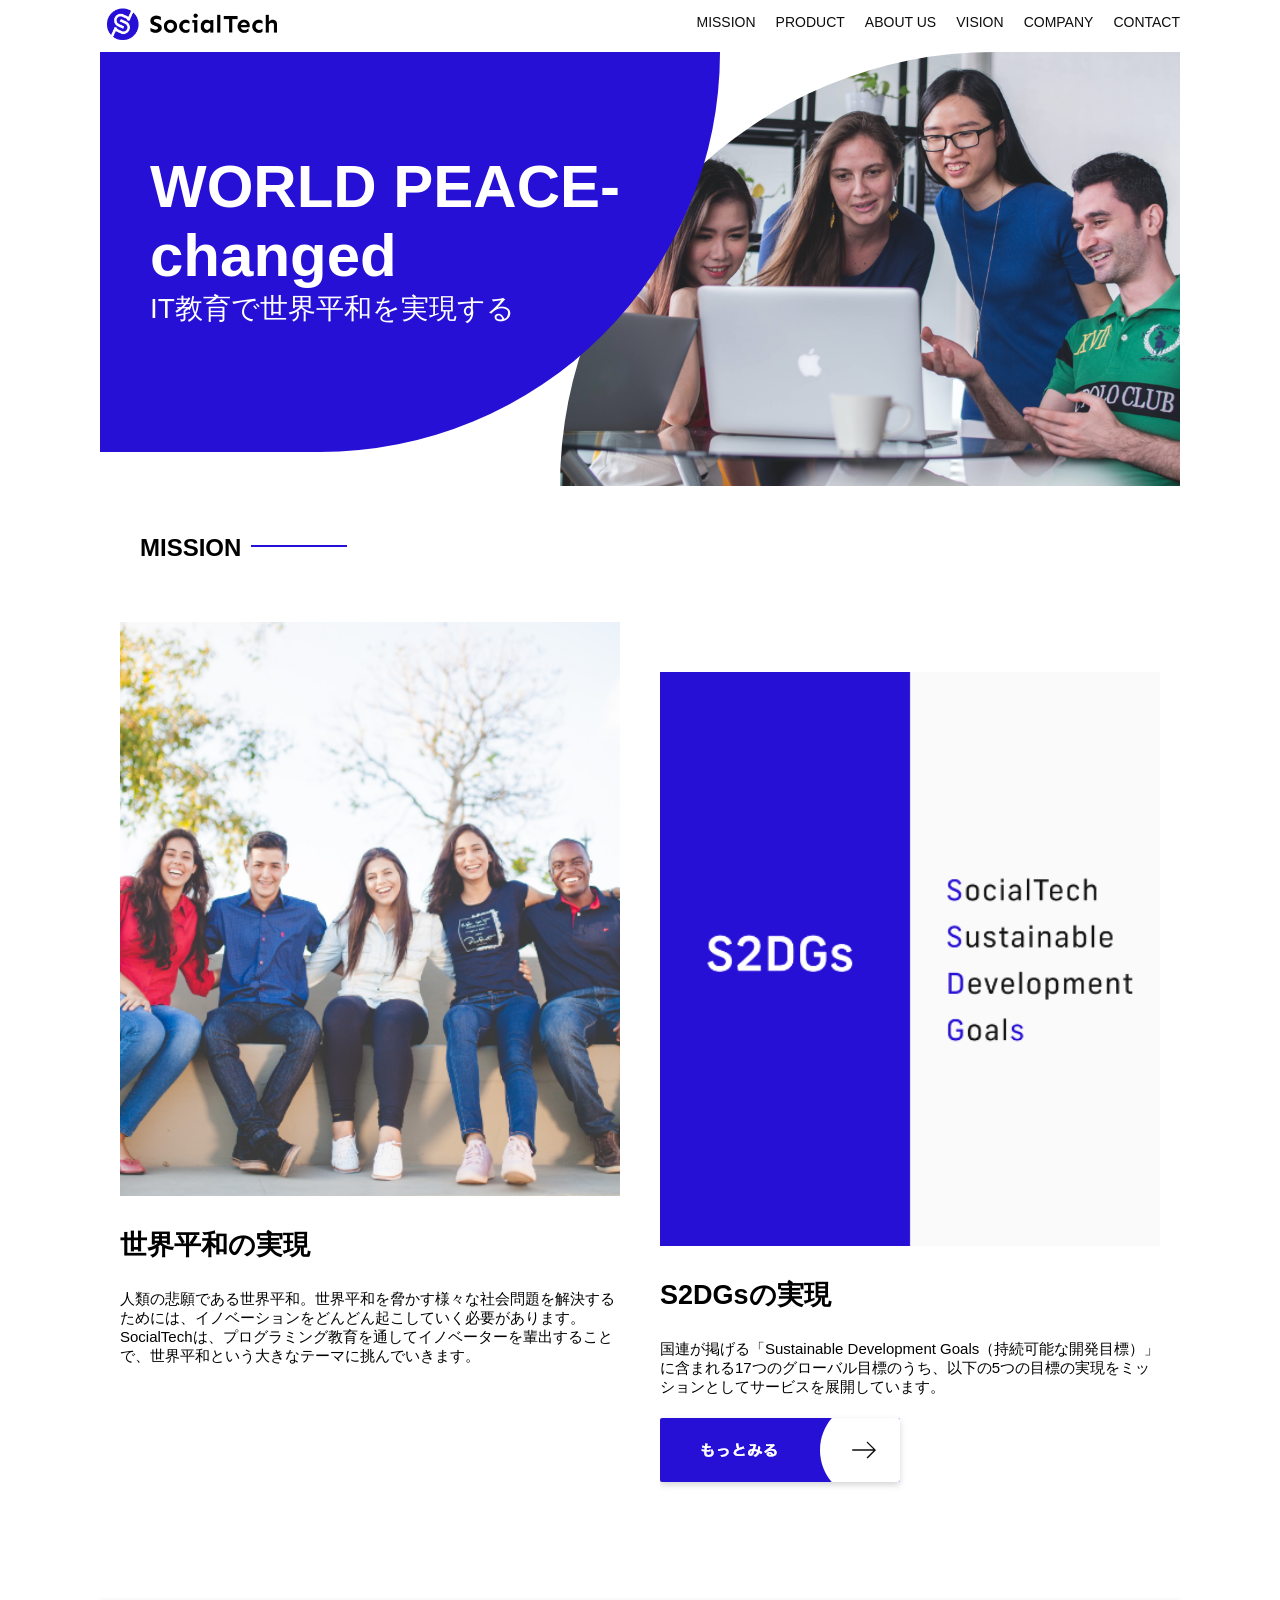
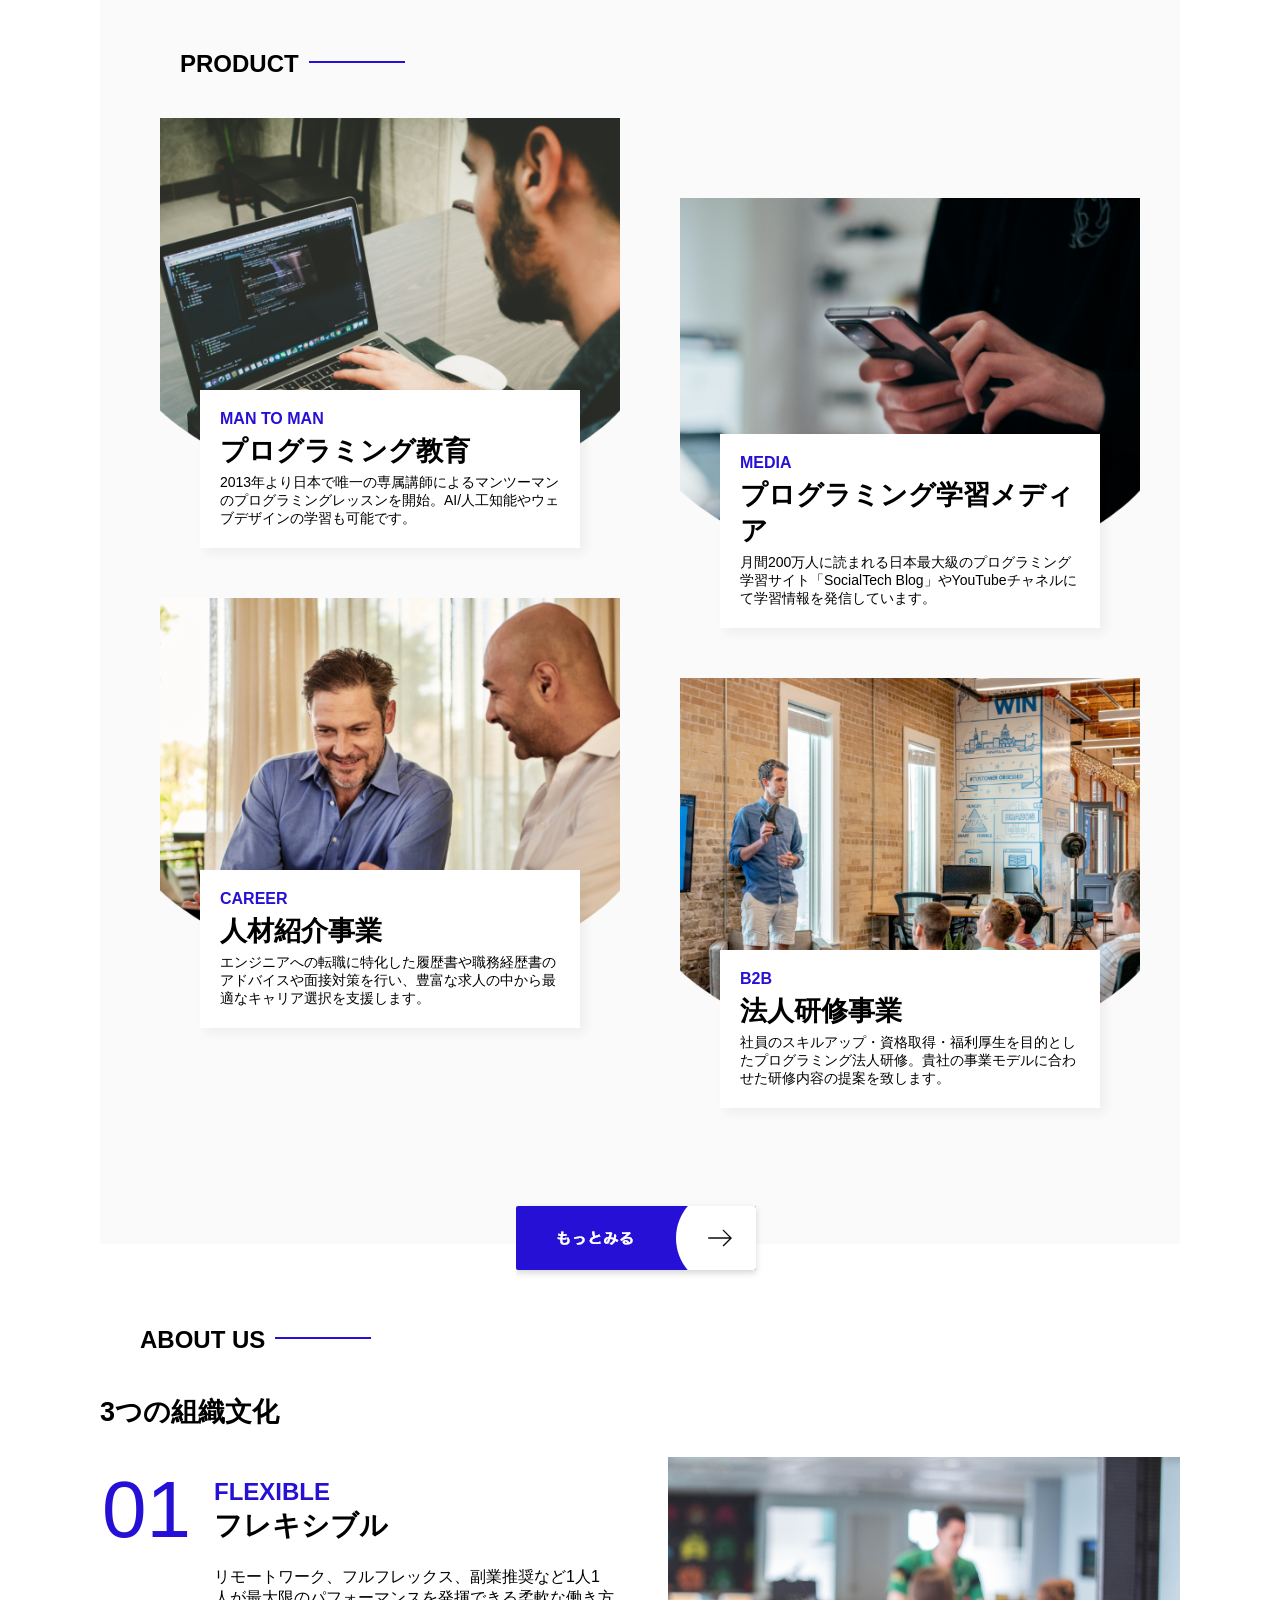
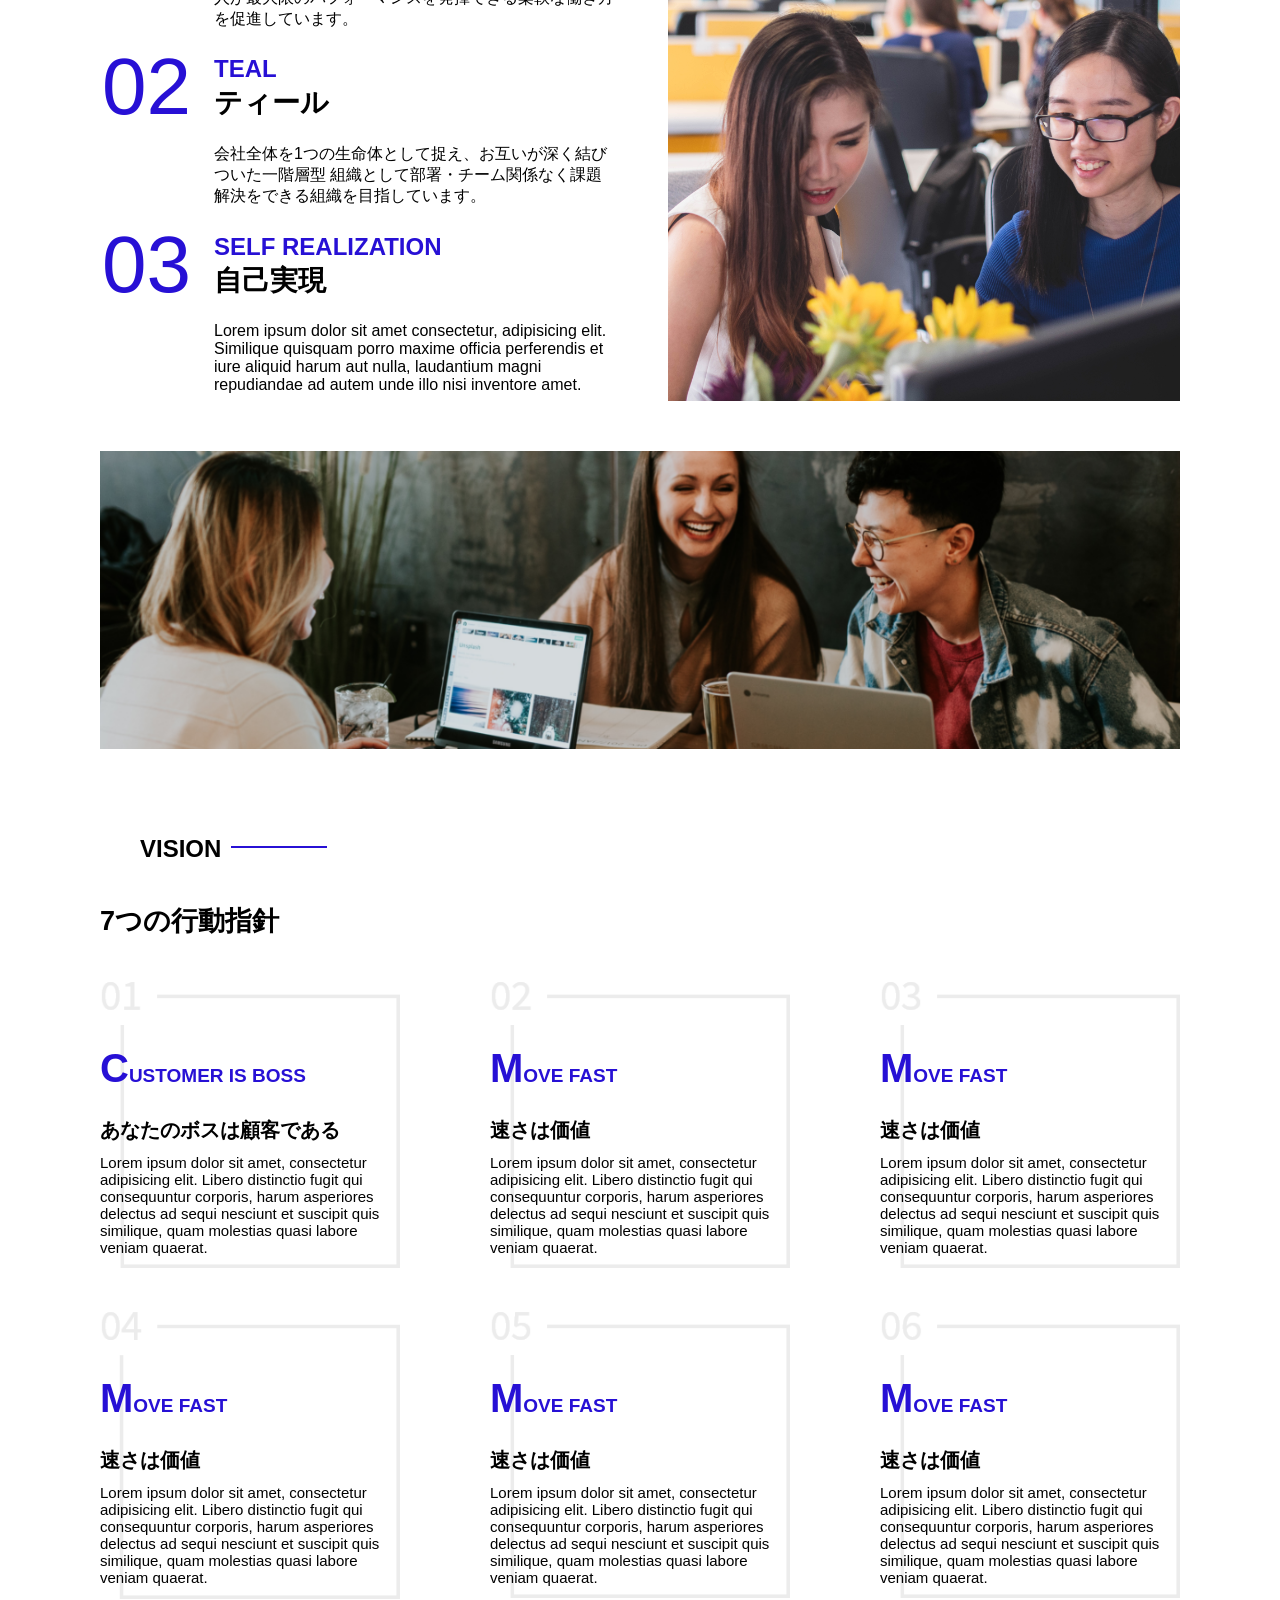
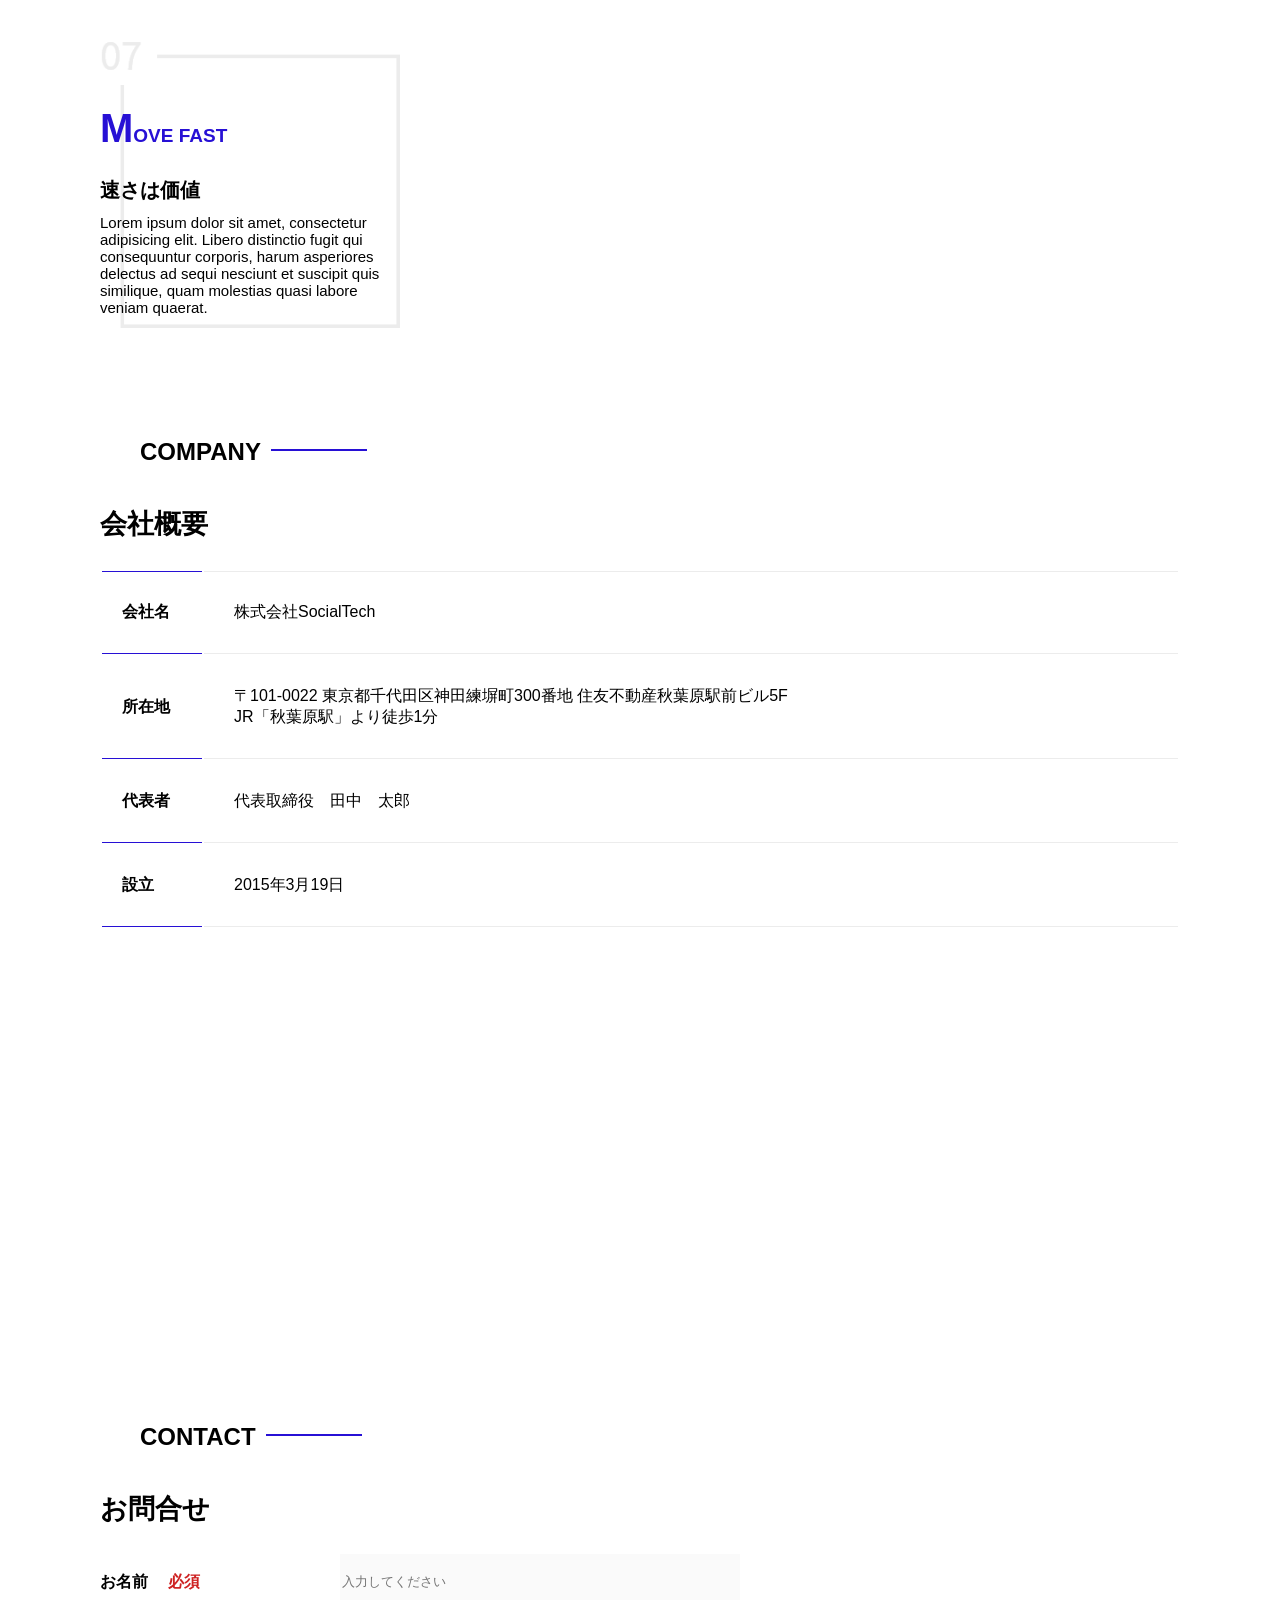
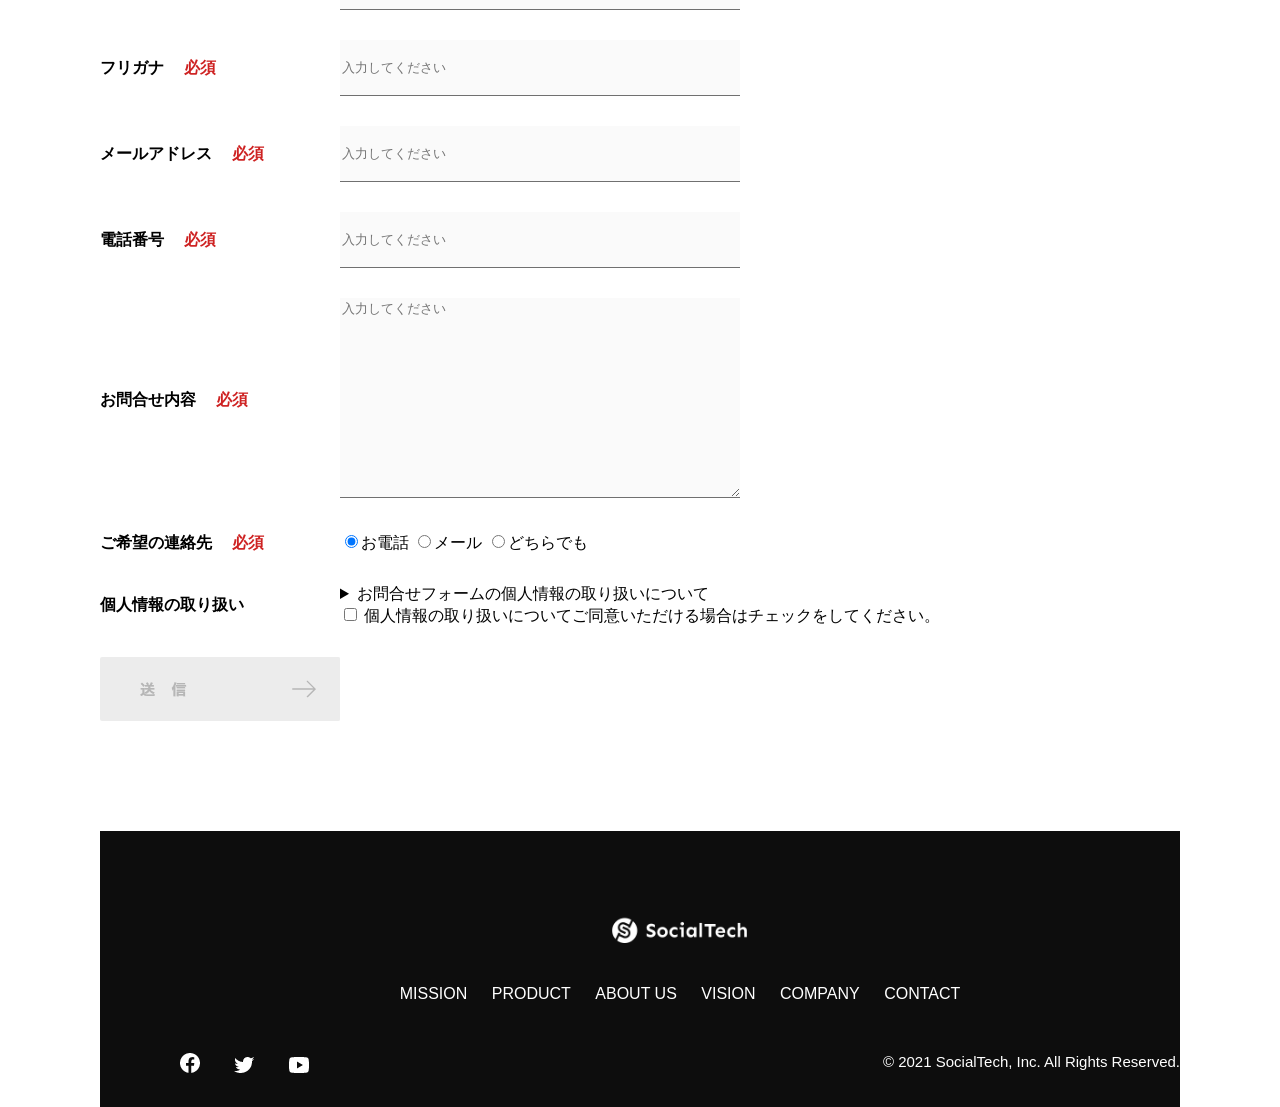
<file: index.html>
<!DOCTYPE html>
<html>
<head>
    <title>SocialTech</title>
    <meta charset="UTF-8">
    <meta name="description" content="SocialTechはEdTech業界のリーディングカンパニーを目指します">
    <meta name="viewport" content="width=device-width, initial-scale=1.0">
    <link rel="stylesheet" href="style.css">
</head>
<body>
    <header>
        <a href="index.html" id="logo">
            <img src="images/logo.png" alt="トップページに戻る">
        </a>
        <nav id="nav-pc">
            <ul>
                <li><a href="mission.html">MISSION</a></li>
                <li><a href="product.html">PRODUCT</a></li>
                <li><a href="index.html#aboutus">ABOUT US</a></li>
                <li><a href="index.html#vision">VISION</a></li>
                <li><a href="index.html#company">COMPANY</a></li>
                <li><a href="index.html#contact">CONTACT</a></li> 
            </ul>
        </nav>

        <!--smartphone menu button-->
        <button id="menu-sp" onclick="document.getElementById('nav-sp').style.display = 'block'">
            <img src="images/button-menu.png" alt="">
        </button>
        <!--smartphone navigation-->
        <div id="nav-sp">
            <button id="close" onclick="document.getElementById('nav-sp').style.display = 'none'">
                <img src="images/button-close.png" alt="">
            </button>
            <nav>
                <ul>
                    <li>
                        <a id="logo-sp" href="index.html" onclick="document.getElementById('nav-sp').style.display = 'none'"><img src="images/logo-sp.png" alt=""></a>
                    </li>
                    <li><a class="menu" href="mission.html" onclick="document.getElementById('nav-sp').style.display = 'none'">MISSION</a></li>
                    <li><a class="menu" href="product.html" onclick="document.getElementById('nav-sp').style.display = 'none'">PRODUCT</a></li>
                    <li><a class="menu" href="index.html#aboutus" onclick="document.getElementById('nav-sp').style.display = 'none'">ABOUT US</a></li>
                    <li><a class="menu" href="index.html#vision" onclick="document.getElementById('nav-sp').style.display = 'none'">VISION</a></li>
                    <li><a class="menu" href="index.html#company" onclick="document.getElementById('nav-sp').style.display = 'none'">COMPANY</a></li>
                    <li><a class="menu" href="index.html#contact" onclick="document.getElementById('nav-sp').style.display = 'none'">CONTACT</a></li>
                </ul>
            </nav>
            <div id="sns">
                <a href="https://www.facebook.com/sejuku2013">
                    <img src="images/button-facebook.png" alt="">
                </a>
                <a href="https://www.twitter.com/sejuku2013">
                    <img src="images/button-twitter.png" alt="">
                </a>
                <a href="https://www.youtube.com/sejuku2013">
                    <img src="images/button-youtube.png" alt="">
                </a>
            </div>
        </div>
    </header>
    <main>
        <article>
            <section id="main-visual">
                <div id="main-message">
                    <h1>WORLD PEACE-changed</h1>
                    <p>IT教育で世界平和を実現する</p>
                </div>
                <img src="images/index/index-main.png" alt="PCの周りに集まる多国籍の仲間たち">
            </section>
            <section id="mission">
                <h2 class="index-h2">MISSION</h2>
                <div id="mission-flex">
                    <div>
                        <img id="mission-photo" src="images/index/index-mission.png" alt="野外ベンチ">
                        <h3>世界平和の実現</h3>
                        <p>
                            人類の悲願である世界平和。世界平和を脅かす様々な社会問題を解決するためには、イノベーションをどんどん起こしていく必要があります。SocialTechは、プログラミング教育を通してイノベーターを輩出することで、世界平和という大きなテーマに挑んでいきます。
                        </p>
                    </div>
                    <div>
                       <img id="s2dgs" src="images/index/s2dgs.png" alt="S2DGs"> 
                       <h3>S2DGsの実現</h3>
                       <p>国連が掲げる「Sustainable Development Goals（持続可能な開発目標）」に含まれる17つのグローバル目標のうち、以下の5つの目標の実現をミッションとしてサービスを展開しています。</p>
                       <a href="mission.html">
                        <img src="images/button-more.png" alt="もっとみる">
                       </a>
                    </div>
                </div>
            </section>
            <section id="product">
                <h2 class="index-h2">PRODUCT</h2>
                <div class="product-flex">
                    <div id="product-left">
                        <div>
                            <img class="product-photo" src="images/index/index-mantoman.png" alt="pcでコードを書く男性">
                            <div class="product-explain">
                                <span>MAN TO MAN</span>
                                <h3>プログラミング教育</h3>
                                <p>2013年より日本で唯一の専属講師によるマンツーマンのプログラミングレッスンを開始。AI/人工知能やウェブデザインの学習も可能です。</p>
                            </div>
                        </div>
                        <div>
                            <img class="product-photo" src="images/index/index-career.png" alt="笑顔で話し合う二人の男性">
                            <div class="product-explain">
                                <span>CAREER</span>
                                <h3>人材紹介事業</h3>
                                <p>エンジニアへの転職に特化した履歴書や職務経歴書のアドバイスや面接対策を行い、豊富な求人の中から最適なキャリア選択を支援します。</p>
                            </div>
                        </div>
                    </div>
                    <div id="product-right">
                        <div>
                            <img class="product-photo" src="images/index/index-media.png" alt="スマートフォンを操作する人">
                            <div class="product-explain">
                                <span>MEDIA</span>
                                <h3>プログラミング学習メディア</h3>
                                <p>月間200万人に読まれる日本最大級のプログラミング学習サイト「SocialTech Blog」やYouTubeチャネルにて学習情報を発信しています。</p>
                            </div>
                        </div>
                        <div>
                            <img class="product-photo" src="images/index/index-b2b.png" alt="講演中の男性とそれを聴く人々">
                            <div class="product-explain">
                                <span>B2B</span>
                                <h3>法人研修事業</h3>
                                <p>社員のスキルアップ・資格取得・福利厚生を目的としたプログラミング法人研修。貴社の事業モデルに合わせた研修内容の提案を致します。</p>
                            </div>
                        </div>
                    </div>
                </div>
                <div id="product-more">
                    <a href="product.html">
                    <img src="images/button-more.png" alt="もっとみる">
                    </a>
                </div>
            </section>
            <section id="aboutus">
                <h2 class="index-h2">ABOUT US</h2>
                <h3>3つの組織文化</h3>
                <div>
                    <table class="culture-table">
                        <tr>
                            <td class="culture-num">01</td>
                            <th><span class="culture-en">FLEXIBLE</span><br>フレキシブル</th>
                        </tr>
                        <tr>
                            <td>

                            </td>
                            <td class="culture-description">リモートワーク、フルフレックス、副業推奨など1人1人が最大限のパフォーマンスを発揮できる柔軟な働き方を促進しています。</td>
                        </tr>
                        <tr>
                            <td class="culture-num">02</td>
                            <th><span class="culture-en">TEAL</span><br>ティール</th>
                        </tr>
                        <tr>
                            <td></td>
                            <td class="culture-description">会社全体を1つの生命体として捉え、お互いが深く結びついた一階層型 組織として部署・チーム関係なく課題解決をできる組織を目指しています。</td>
                        </tr>
                        <tr>
                            <td class="culture-num">03</td>
                            <th><span class="culture-en">SELF REALIZATION</span><br>自己実現</th>
                            <tr>
                                <td></td>
                                <td class="culture-description">Lorem ipsum dolor sit amet consectetur, adipisicing elit. Similique quisquam porro maxime officia perferendis et iure aliquid harum aut nulla, laudantium magni repudiandae ad autem unde illo nisi inventore amet.</td>
                            </tr>
                        </tr>
                    </table>
                    <img class="culture-img" src="images/index/index-aboutus1.png" alt="">
                </div>
                <img class="culture-img2" src="images/index/index-aboutus2.png" alt="">
            </section>
            <section id="vision">
                <h2 class="index-h2">VISION</h2>
                <h3>7つの行動指針</h3>
                <div>
                    <div class="vision-box">
                        <img src="images/index/vision-01.png" alt="">
                        <div>
                            <h4>CUSTOMER IS BOSS</h4>
                            <h5>あなたのボスは顧客である</h5>
                            <p>Lorem ipsum dolor sit amet, consectetur adipisicing elit. Libero distinctio fugit qui consequuntur corporis, harum asperiores delectus ad sequi nesciunt et suscipit quis similique, quam molestias quasi labore veniam quaerat.</p>
                        </div>
                    </div>
                    <div class="vision-box">
                        <img src="images/index/vision-02.png" alt="">
                        <div>
                            <h4>MOVE FAST</h4>
                            <h5>速さは価値</h5>
                            <p>Lorem ipsum dolor sit amet, consectetur adipisicing elit. Libero distinctio fugit qui consequuntur corporis, harum asperiores delectus ad sequi nesciunt et suscipit quis similique, quam molestias quasi labore veniam quaerat.</p>
                        </div>
                    </div>
                    <div class="vision-box">
                        <img src="images/index/vision-03.png" alt="">
                        <div>
                            <h4>MOVE FAST</h4>
                            <h5>速さは価値</h5>
                            <p>Lorem ipsum dolor sit amet, consectetur adipisicing elit. Libero distinctio fugit qui consequuntur corporis, harum asperiores delectus ad sequi nesciunt et suscipit quis similique, quam molestias quasi labore veniam quaerat.</p>
                        </div>
                    </div>
                    <div class="vision-box">
                        <img src="images/index/vision-04.png" alt="">
                        <div>
                            <h4>MOVE FAST</h4>
                            <h5>速さは価値</h5>
                            <p>Lorem ipsum dolor sit amet, consectetur adipisicing elit. Libero distinctio fugit qui consequuntur corporis, harum asperiores delectus ad sequi nesciunt et suscipit quis similique, quam molestias quasi labore veniam quaerat.</p>
                        </div>
                    </div>
                    <div class="vision-box">
                        <img src="images/index/vision-05.png" alt="">
                        <div>
                            <h4>MOVE FAST</h4>
                            <h5>速さは価値</h5>
                            <p>Lorem ipsum dolor sit amet, consectetur adipisicing elit. Libero distinctio fugit qui consequuntur corporis, harum asperiores delectus ad sequi nesciunt et suscipit quis similique, quam molestias quasi labore veniam quaerat.</p>
                        </div>
                    </div>
                    <div class="vision-box">
                        <img src="images/index/vision-06.png" alt="">
                        <div>
                            <h4>MOVE FAST</h4>
                            <h5>速さは価値</h5>
                            <p>Lorem ipsum dolor sit amet, consectetur adipisicing elit. Libero distinctio fugit qui consequuntur corporis, harum asperiores delectus ad sequi nesciunt et suscipit quis similique, quam molestias quasi labore veniam quaerat.</p>
                        </div>
                    </div>
                    <div class="vision-box">
                        <img src="images/index/vision-07.png" alt="">
                        <div>
                            <h4>MOVE FAST</h4>
                            <h5>速さは価値</h5>
                            <p>Lorem ipsum dolor sit amet, consectetur adipisicing elit. Libero distinctio fugit qui consequuntur corporis, harum asperiores delectus ad sequi nesciunt et suscipit quis similique, quam molestias quasi labore veniam quaerat.</p>
                        </div>
                    </div>
                </div>
            </section>
            <section id="company">
                <h2 class="index-h2">COMPANY</h2>
                <h3>会社概要</h3>
                <table id="company-table">
                    <tr>
                        <th class="tableheader tableheader-first">会社名</th>
                        <td class="cell cell-first">株式会社SocialTech</td>
                    </tr>
                    <tr>
                        <th class="tableheader">所在地</th>
                        <td class="cell">〒101-0022 東京都千代田区神田練塀町300番地 住友不動産秋葉原駅前ビル5F<br>JR「秋葉原駅」より徒歩1分</td>
                    </tr>
                    <tr>
                        <th class="tableheader">代表者</th>
                        <td class="cell">代表取締役　田中　太郎</td>
                    </tr>
                    <tr>
                        <th class="tableheader">設立</th>
                        <td class="cell">2015年3月19日</td>
                    </tr>
                </table>
                <iframe src="https://www.google.com/maps/embed?pb=!1m18!1m12!1m3!1d52320.896556942294!2d135.69277753744532!3d34.955204209554964!2m3!1f0!2f0!3f0!3m2!1i1024!2i768!4f13.1!3m3!1m2!1s0x6001058dfa683537%3A0xe813f629c88c8de3!2z44K544K_44O844OQ44OD44Kv44K5IOOCs-ODvOODkuODvCDkuqzpg73kuYXkuJblupc!5e0!3m2!1sja!2sjp!4v1761179197833!5m2!1sja!2sjp" width="600" height="450" style="border:0;" allowfullscreen="" loading="lazy" referrerpolicy="no-referrer-when-downgrade"></iframe>
            </section>
            <section id="contact">
                <h2 class="index-h2">CONTACT</h2>
                <h3>お問合せ</h3>
                <form>
                    <div>
                        <div class="contact-heading">
                            <label class="contact-label">お名前<span class="contact-span">必須</label>
                        </div>
                        <div>
                            <input type="text" name="name" placeholder="入力してください" class="contact-textbox">
                        </div>
                    </div>
                    <div>
                        <div class="contact-heading">
                            <label class="contact-label">フリガナ<span class="contact-span">必須</label>
                        </div>
                        <div>
                            <input type="text" name="hurigana" placeholder="入力してください" class="contact-textbox">
                        </div>
                    </div>
                    <div>
                        <div class="contact-heading">
                            <label class="contact-label">メールアドレス<span class="contact-span">必須</label>
                        </div>
                        <div>
                            <input type="text" name="email" placeholder="入力してください" class="contact-textbox">
                        </div>
                    </div>
                    <div>
                        <div class="contact-heading">
                            <label class="contact-label">電話番号<span class="contact-span">必須</label>
                        </div>
                        <div>
                            <input type="text" name="tel" placeholder="入力してください" class="contact-textbox">
                        </div>
                    </div>
                    <div>
                        <div class="contact-heading">
                            <label class="contact-label">お問合せ内容<span class="contact-span">必須</span></label>
                        </div>
                        <div>
                            <textarea class="contact-textarea" placeholder="入力してください" name="message"></textarea>
                        </div>
                    </div>
                    <div>
                        <div class="contact-heading">
                            <label class="contact-label">ご希望の連絡先<span class="contact-span">必須</span></label>
                        </div>
                        <div>
                            <input class="radiobutton" type="radio" value="tel" name="contact" checked><label>お電話</label>
                            <input class="radiobutton" type="radio" value="mail" name="contact"><label>メール</label>
                            <input class="radiobutton" type="radio" value="both" name="contact"><label>どちらでも</label>
                        </div>
                    </div>
                    <div>
                        <div class="contact-heading">
                            <label class="contact-label">個人情報の取り扱い</label>
                        </div>
                        <div>
                            <details>
                                <summary>お問合せフォームの個人情報の取り扱いについて</summary>
                                <div>
                                   <dl>
                                        <dt>１．組織の名称又は氏名</dt>
                                        <dd>株式会社SocialTech</dd>
                                        <dt>２．個人情報保護管理者（若しくはその代理人）の氏名又は職名、所属及び連絡先</dt>
                                        <dd>
                                            <p>鈴木 一郎 コーポレート部</p>
                                            <p>メールアドレス：samurai@example.com</p>
                                            <p>TEL：03-1234-5678</p>
                                        </dd>
                                        <dt>３．個人情報の利用目的</dt>
                                        <dd>
                                            <ul>
                                            <li>本サービス及び本サービスに関連する情報の提供又はそれらに関する連絡のため</li>
                                            <li>ユーザーの本人確認のため</li>
                                            <li>当社サービスのご案内のため</li>
                                            <li>当社の商品等の広告または宣伝（電子メールによるものを含むものとします。）</li>
                                            </ul>
                                        </dd>
                                        <dt>４．個人情報の取り扱い業務の委託</dt>
                                        <dd>個人情報の取扱業務の全部または一部を外部に業務委託する場合があります。その際、弊社は、個人情報を適切に保護できる管理体制を敷き実行していることを条件として委託先を厳選したうえで、機密保持契約を委託先と締結し、お客様の個人情報を厳密に管理させます。</dd>
                                        <dt>５．個人情報の開示等の請求</dt>
                                        <dd>
                                            お客様は、弊社に対してご自身の個人情報の開示等（利用目的の通知、開示、内容の訂正・追加・削除、利用の停止または消去、第三者への提供の停止）に関して、当社問合わせ窓口に申し出ることができます。<br>
                                            その際、弊社はお客様ご本人を確認させていただいたうえで、合理的な期間内に対応いたします。<br>
                                            なお、個人情報に関する弊社問合わせ先は、次の通りです。
                                        </dd>
                                        <dd>
                                            <p>株式会社SocialTech　個人情報問合せ窓口</p>
                                            <p>〒150-0043　東京都千代田区神田練塀町300番地 住友不動産秋葉原駅前ビル5F</p>
                                            <p>メールアドレス：samurai@example.com　TEL：03-1234-5678</p>
                                        </dd>
                    
                                        <dt>６．個人情報を提供されることの任意性について</dt>
                                        <dd>お客様がご自身の個人情報を弊社に提供されるか否かは、お客様のご判断によりますが、もしご提供されない場合には、適切なサービスが提供できない場合がありますので予めご了承ください。</dd>
                                    </dl> 
                                </div>
                            </details>
                            <input type="checkbox" name="agree">
                            <span>個人情報の取り扱いについてご同意いただける場合はチェックをしてください。</span>
                        </div>
                    </div>
                    <div>
                        <input type="image" src="images/button-submit.png">
                    </div>
                </form>
            </section>
        </article>
    </main>
    
    <footer>
        <div id="footer-logo">
            <img src="images/logo-sp.png" alt="">
        </div>
        <div id="footer-link">
            <a href="mission.html">MISSION</a>
            <a href="product.html">PRODUCT</a>
            <a href="index.html#aboutus">ABOUT US</a>
            <a href="index.html#vision">VISION</a>
            <a href="index.html#company">COMPANY</a>
            <a href="index.html#contact">CONTACT</a>
        </div>
        <div id="sns-footer">
            <div class="sns-btns">
                <a href="https://www.facebook.com/sejuku2013"><img src="images/button-facebook.png" alt=""></a>
                <a href="https://www.twitter.com/sejuku2013"><img src="images/button-twitter.png" alt=""></a>
                <a href="https://www.youtube.com/channel/"><img src="images/button-youtube.png" alt=""></a>
            </div>
            <p id="copyright">&copy; 2021 SocialTech, Inc. All Rights Reserved.</p>
        </div>
    </footer>
</body>
</html>
</file>
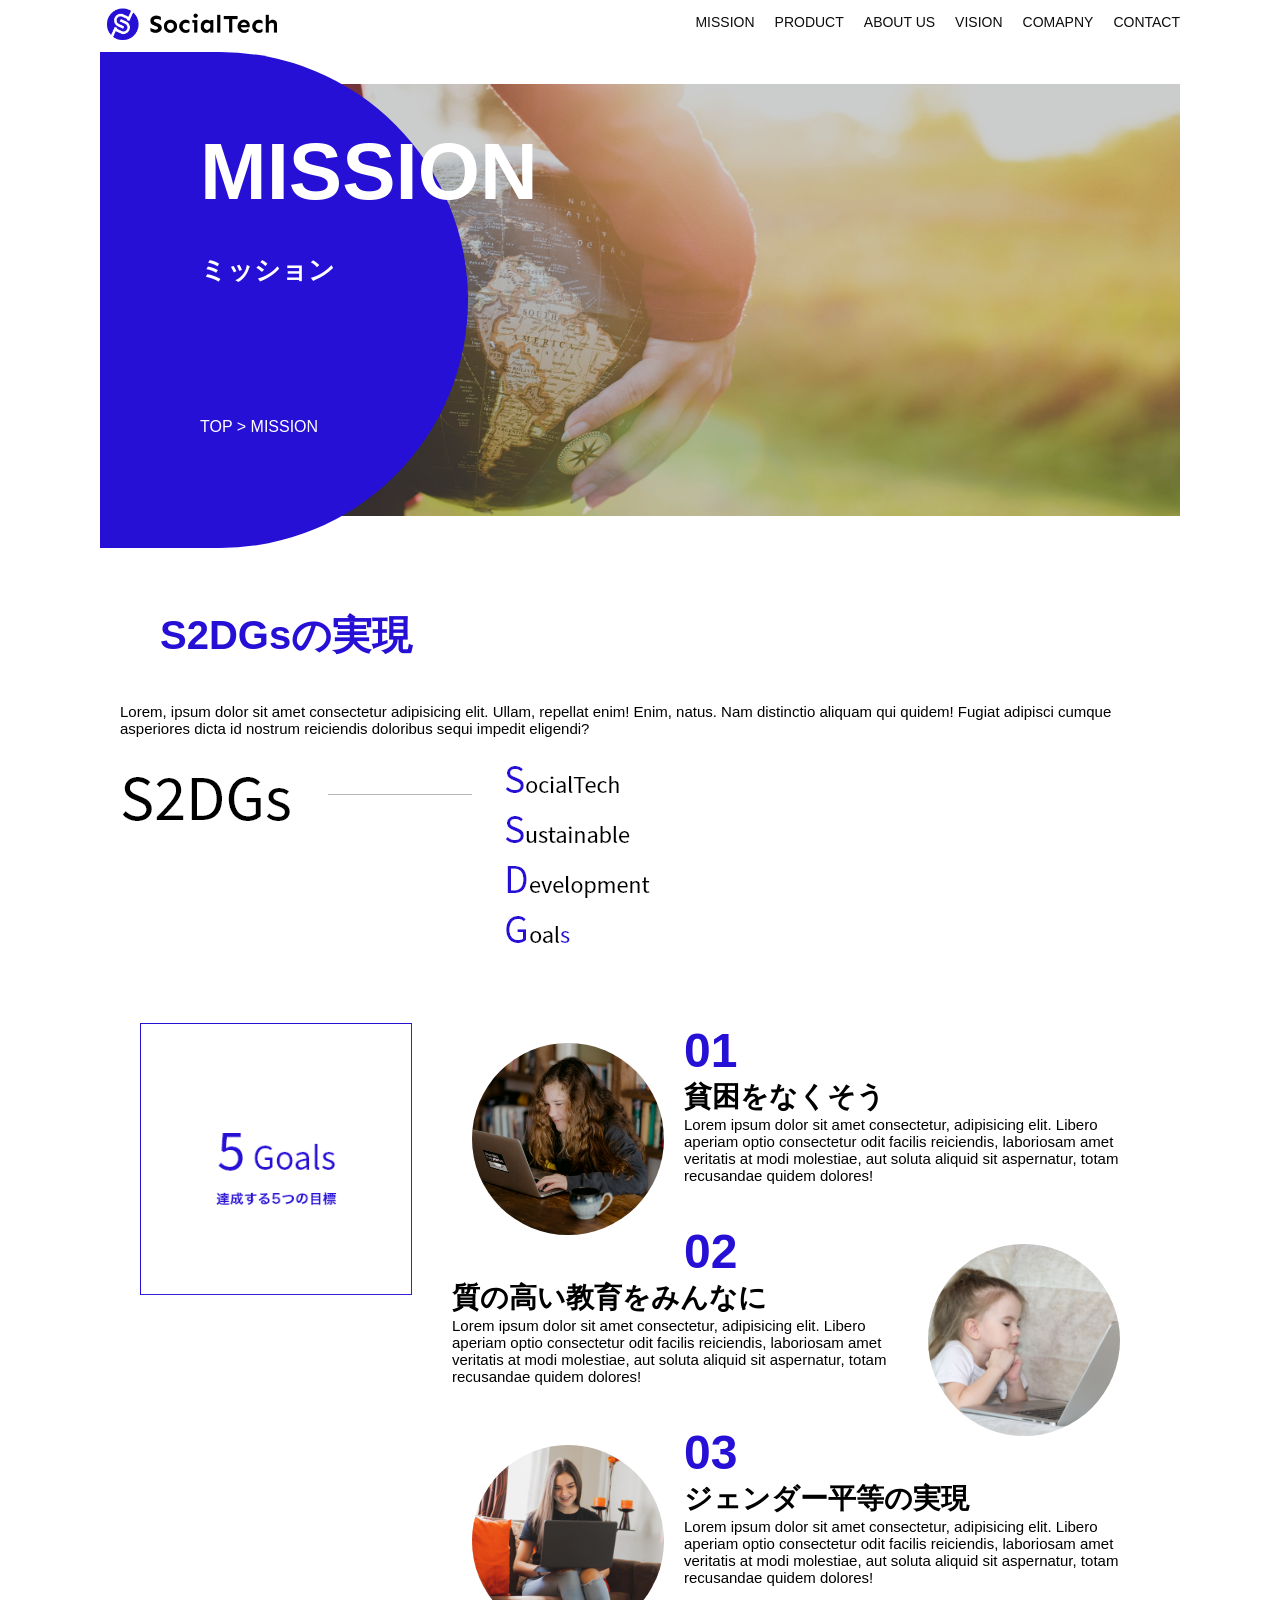
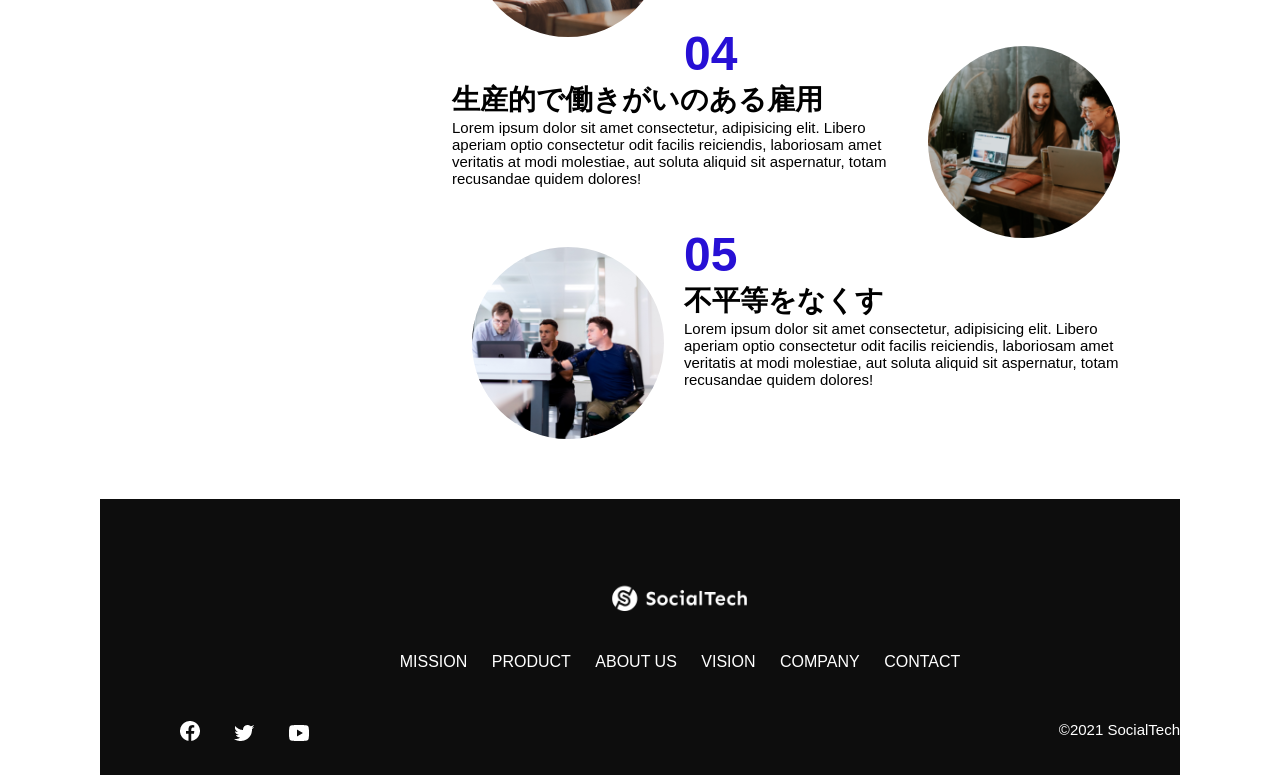
<file: mission.html>
<!DOCTYPE html>
<html>
    <head>
        <title>SocialTech MISSION</title>
        <meta charset="utf-8">
        <meta name="description" content="目指す５つの目標">
        <meta name="viewport" content="width=device-width, initial-scale=1.0">
        <link rel="stylesheet" href="style.css">
    </head> 
    <body>
        <header>
            <a href="index.html" id=""logo>
                <img src="images/logo.png" alt="">
            </a>

            <!-- pc navigation -->
             <nav id="nav-pc">
                <ul>
                    <li><a href="mission.html">MISSION</a></li>
                    <li><a href="product.html">PRODUCT</a></li>
                    <li><a href="index.html#aboutus">ABOUT US</a></li>
                    <li><a href="index.html#vision">VISION</a></li>
                    <li><a href="index.html#company">COMAPNY</a></li>
                    <li><a href="index.html#contact">CONTACT</a></li>
                </ul>
             </nav>

             <!-- smartphone menu -->
              <button id="menu-sp" onclick="document.getElementById('nav-sp').style.display = 'block'">
                <img src="images/button-menu.png" alt="">
              </button>

              <!-- smartphone navigation -->
              <div id="nav-sp">
                <button id="close" onclick="document.getElementById('nav-sp').style.display = 'none'">
                    <img src="images/button-close.png" alt="">
                </button>
                <nav>
                    <ul>
                        <li>
                            <a id="logo-sp" href="index.html" onclick="document.getElementById('nav-sp').style.display = 'none'"><img src="images/logo-sp.png" alt=""></a>
                        </li>
                        <li><a class="menu" href="mission.html" onclick="document.getElementById('nav-sp').style.dispaly = 'none'">MISSION</a></li>
                        <li><a class="menu" href="product.html" onclick="document.getElementById('nav-sp').style.dispaly = 'none'">PRODUCT</a></li>
                        <li><a class="menu" href="index.html#aboutus" onclick="document.getElementById('nav-sp').style.dispaly = 'none'">ABOUT US</a></li>
                        <li><a class="menu" href="index.html#vision" onclick="document.getElementById('nav-sp').style.dispaly = 'none'">VISION</a></li>
                        <li><a class="menu" href="index.html#company" onclick="document.getElementById('nav-sp').style.dispaly = 'none'">COMPANY</a></li>
                        <li><a class="menu" href="index.html#contact" onclick="document.getElementById('nav-sp').style.dispaly = 'none'">CONTACT</a></li>
                    </ul>
                </nav>
                <div id="sns">
                    <a href="https://www.facebook.com/sejuku2013">
                        <img src="images/button-facebook.png" alt="">
                    </a>
                    <a href="https://www.twitter.com/sejuku2013">
                        <img src="images/button-twitter.png" alt="">
                    </a>
                    </a>
                    <a href="https://www.youtube.com/sejuku2013">
                        <img src="images/button-youtube.png" alt="">
                    </a>
                </div>
              </div>
        </header>
        <main>
            <article>
                <section id="mission-main">
                    <div class="mission-main-inner">
                        <div id="mission-title">
                            <h1>MISSION<br><span>ミッション</span></h1>
                            <p>TOP > MISSION</p>
                        </div>
                    </div>
                </section>
                <section id="mission-s2dgs">
                    <h2 class="mission-h2">S2DGsの実現</h2>
                    <p>Lorem, ipsum dolor sit amet consectetur adipisicing elit. Ullam, repellat enim! Enim, natus. Nam distinctio aliquam qui quidem! Fugiat adipisci cumque asperiores dicta id nostrum reiciendis doloribus sequi impedit eligendi?</p>
                    <img src="images/mission/mission-s2dgs.png" alt="">
                </section>
                <section id="mission-five-goals">
                    <div class="five-goals-image">
                        <img src="images/mission/mission-5goals.png" alt="">
                    </div>

                    <div class="five-goals-read">
                        <div>
                            <img class="fivegoals-image-left" src="images/mission/mission-5goals01.png" alt="">
                            <span class="fivegoals-number">01</span>
                            <h3 class="fivegoals-h3">貧困をなくそう</h3>
                            <p class="fivegoals-p">Lorem ipsum dolor sit amet consectetur, adipisicing elit. Libero aperiam optio consectetur odit facilis reiciendis, laboriosam amet veritatis at modi molestiae, aut soluta aliquid sit aspernatur, totam recusandae quidem dolores!</p>
                        </div>
                        <div>
                            <img class="fivegoals-image-right" src="images/mission/mission-5goals02.png" alt="">
                            <span class="fivegoals-number">02</span>
                            <h3 class="fivegoals-h3">質の高い教育をみんなに</h3>
                            <p class="fivegoals-p">Lorem ipsum dolor sit amet consectetur, adipisicing elit. Libero aperiam optio consectetur odit facilis reiciendis, laboriosam amet veritatis at modi molestiae, aut soluta aliquid sit aspernatur, totam recusandae quidem dolores!</p>
                        </div>
                        <div>
                            <img class="fivegoals-image-left" src="images/mission/mission-5goals03.png" alt="">
                            <span class="fivegoals-number">03</span>
                            <h3 class="fivegoals-h3">ジェンダー平等の実現</h3>
                            <p class="fivegoals-p">Lorem ipsum dolor sit amet consectetur, adipisicing elit. Libero aperiam optio consectetur odit facilis reiciendis, laboriosam amet veritatis at modi molestiae, aut soluta aliquid sit aspernatur, totam recusandae quidem dolores!</p>
                        </div>
                        <div>
                            <img class="fivegoals-image-right" src="images/mission/mission-5goals04.png" alt="">
                            <span class="fivegoals-number">04</span>
                            <h3 class="fivegoals-h3">生産的で働きがいのある雇用</h3>
                            <p class="fivegoals-p">Lorem ipsum dolor sit amet consectetur, adipisicing elit. Libero aperiam optio consectetur odit facilis reiciendis, laboriosam amet veritatis at modi molestiae, aut soluta aliquid sit aspernatur, totam recusandae quidem dolores!</p>
                        </div>
                        <div>
                            <img class="fivegoals-image-left" src="images/mission/mission-5goals05.png" alt="">
                            <span class="fivegoals-number">05</span>
                            <h3 class="fivegoals-h3">不平等をなくす</h3>
                            <p class="fivegoals-p">Lorem ipsum dolor sit amet consectetur, adipisicing elit. Libero aperiam optio consectetur odit facilis reiciendis, laboriosam amet veritatis at modi molestiae, aut soluta aliquid sit aspernatur, totam recusandae quidem dolores!</p>
                        </div>
                    </div>
                </section>
            </article>
        </main>

        <footer>
            <div id="footer-logo">
                <img src="images/logo-sp.png" alt="">
            </div>
            <div id="footer-link">
                <a href="mission.html">MISSION</a>
                <a href="product.html">PRODUCT</a>
                <a href="index.html#aboutus">ABOUT US</a>
                <a href="index.html#vision">VISION</a>
                <a href="index.html#company">COMPANY</a>
                <a href="index.html#contact">CONTACT</a>
            </div>
            <div id="sns-footer">
                <div class="sns-btns">
                    <a href="https://www.facebook.com/sejuku2013"><img src="images/button-facebook.png" alt=""></a>
                    <a href="https://www.twitter.com/sejuku2013"><img src="images/button-twitter.png" alt=""></a>
                    <a href="https://www.youtube.com/sejuku2013"><img src="images/button-youtube.png" alt=""></a>
                </div>
                <p id="copyright">&copy;2021 SocialTech</p>
            </div>
        </footer>
    </body>
</html>
</file>
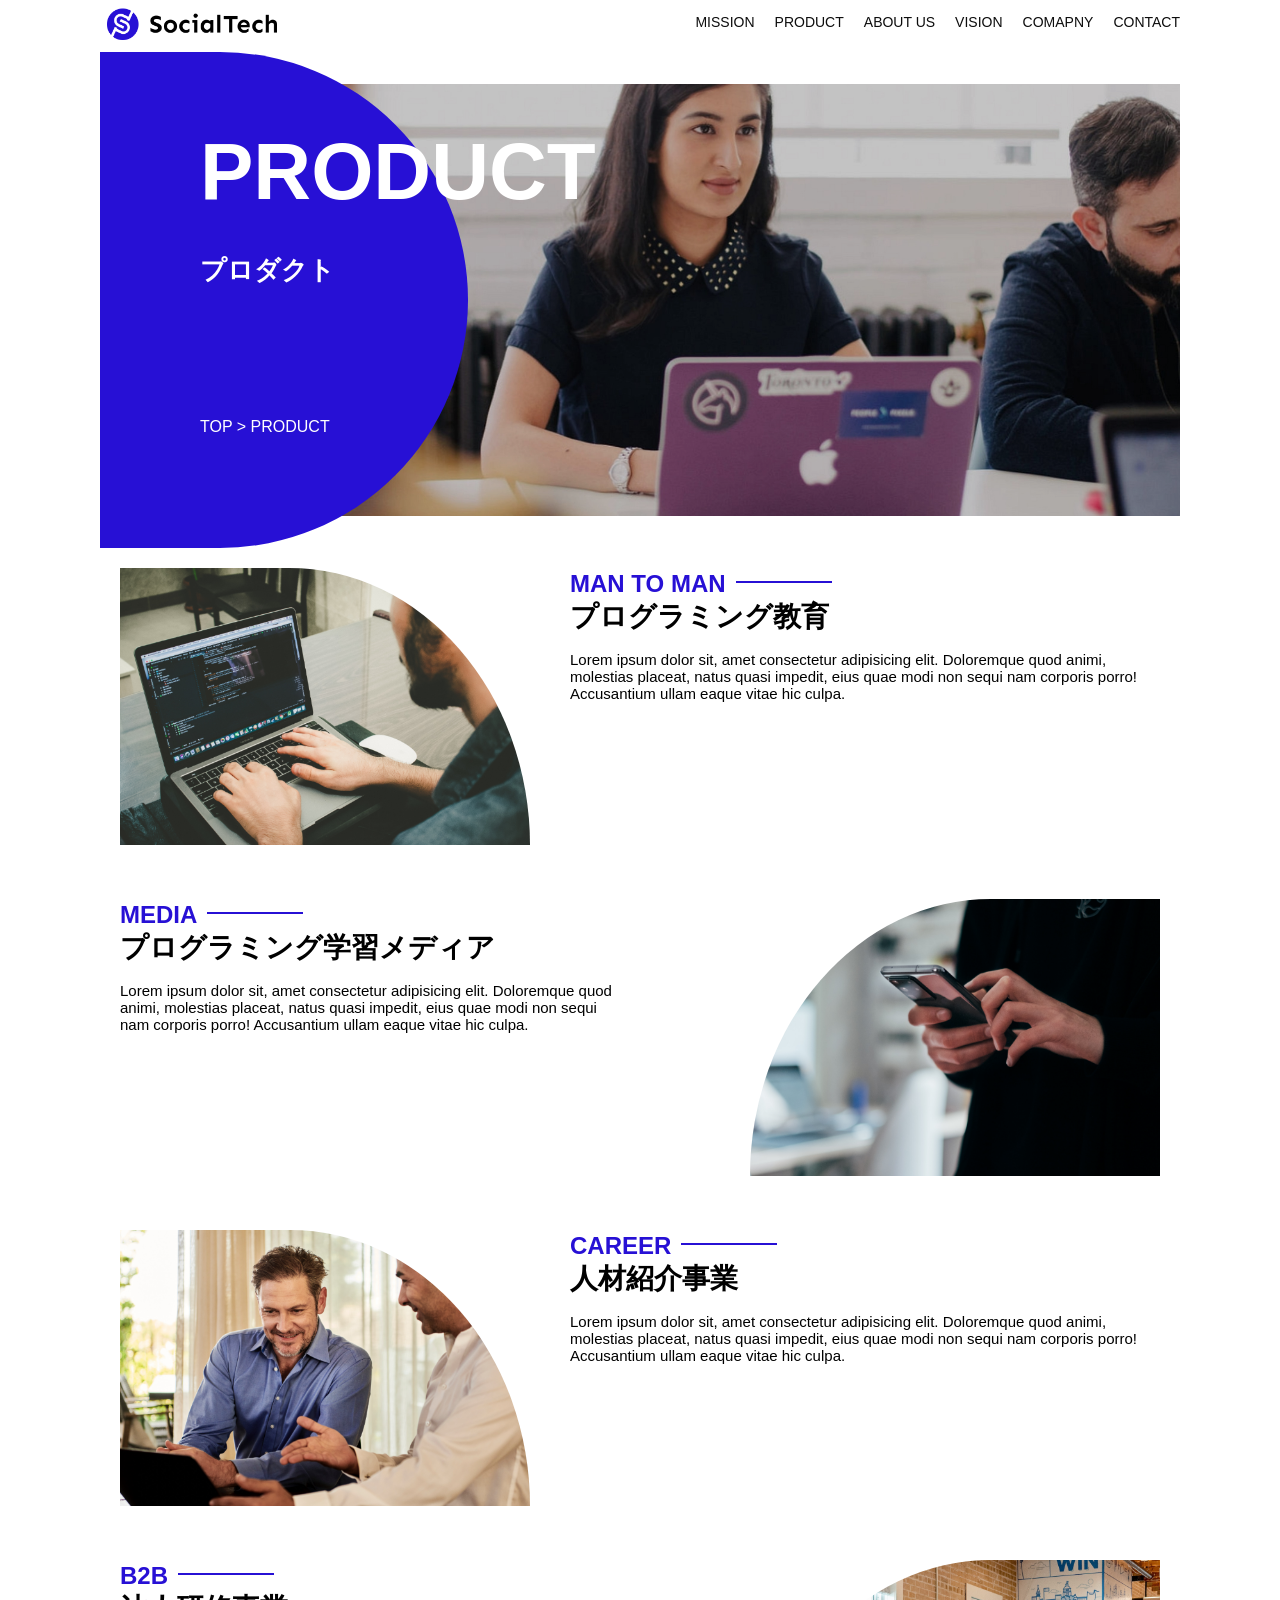
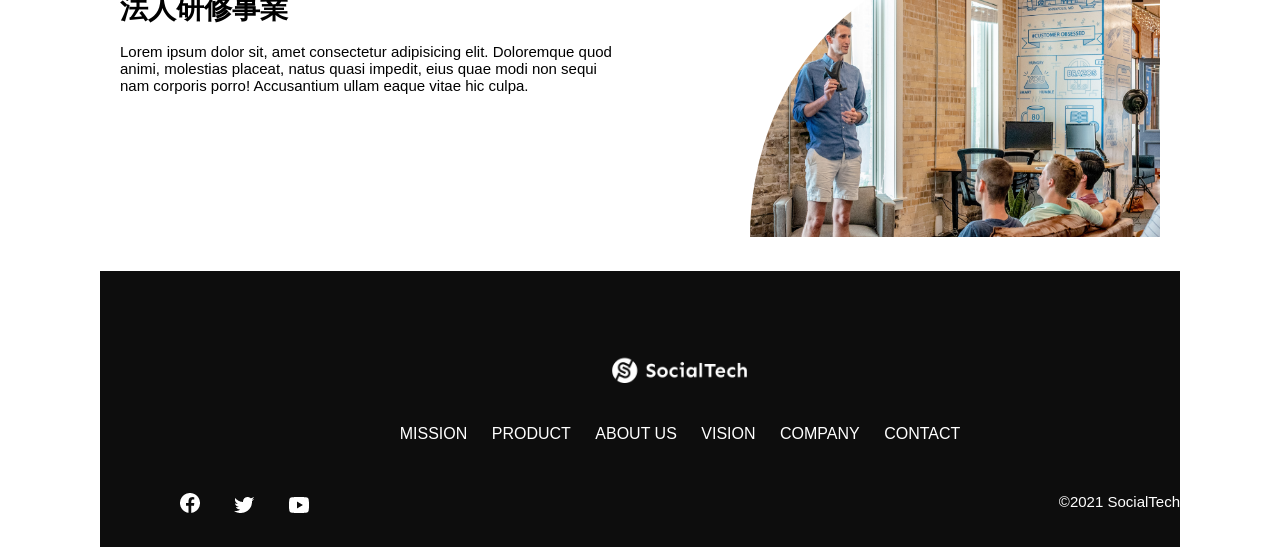
<file: product.html>
<!DOCTYPE html>
<html>
    <head>
        <title>SocialTech PRODUCT</title>
        <meta charset="utf-8">
        <meta name="description" content="SocialTechのプロダクト">
        <meta name="viewport" content="width=device-width, initial-scale=1.0">
        <link rel="stylesheet" href="style.css">
    </head> 
    <body>
        <header>
            <a href="index.html" id=""logo>
                <img src="images/logo.png" alt="">
            </a>

            <!-- pc navigation -->
             <nav id="nav-pc">
                <ul>
                    <li><a href="mission.html">MISSION</a></li>
                    <li><a href="product.html">PRODUCT</a></li>
                    <li><a href="index.html#aboutus">ABOUT US</a></li>
                    <li><a href="index.html#vision">VISION</a></li>
                    <li><a href="index.html#company">COMAPNY</a></li>
                    <li><a href="index.html#contact">CONTACT</a></li>
                </ul>
             </nav>

             <!-- smartphone menu -->
              <button id="menu-sp" onclick="document.getElementById('nav-sp').style.display = 'block'">
                <img src="images/button-menu.png" alt="">
              </button>

              <!-- smartphone navigation -->
              <div id="nav-sp">
                <button id="close" onclick="document.getElementById('nav-sp').style.display = 'none'">
                    <img src="images/button-close.png" alt="">
                </button>
                <nav>
                    <ul>
                        <li>
                            <a id="logo-sp" href="index.html" onclick="document.getElementById('nav-sp').style.display = 'none'"><img src="images/logo-sp.png" alt=""></a>
                        </li>
                        <li><a class="menu" href="mission.html" onclick="document.getElementById('nav-sp').style.dispaly = 'none'">MISSION</a></li>
                        <li><a class="menu" href="product.html" onclick="document.getElementById('nav-sp').style.dispaly = 'none'">PRODUCT</a></li>
                        <li><a class="menu" href="index.html#aboutus" onclick="document.getElementById('nav-sp').style.dispaly = 'none'">ABOUT US</a></li>
                        <li><a class="menu" href="index.html#vision" onclick="document.getElementById('nav-sp').style.dispaly = 'none'">VISION</a></li>
                        <li><a class="menu" href="index.html#company" onclick="document.getElementById('nav-sp').style.dispaly = 'none'">COMPANY</a></li>
                        <li><a class="menu" href="index.html#contact" onclick="document.getElementById('nav-sp').style.dispaly = 'none'">CONTACT</a></li>
                    </ul>
                </nav>
                <div id="sns">
                    <a href="https://www.facebook.com/sejuku2013">
                        <img src="images/button-facebook.png" alt="">
                    </a>
                    <a href="https://www.twitter.com/sejuku2013">
                        <img src="images/button-twitter.png" alt="">
                    </a>
                    </a>
                    <a href="https://www.youtube.com/sejuku2013">
                        <img src="images/button-youtube.png" alt="">
                    </a>
                </div>
              </div>
        </header>
        <main>
            <article>
                <section id="product-main">
                    <div class="product-main-inner">
                        <div id="product-title">
                            <h1>PRODUCT<br><span>プロダクト</span></h1>
                            <p>TOP > PRODUCT</p>
                        </div>
                    </div>
                </section>

                <section class="product-section product-section-left">
                    <div class="product-section-img">
                        <img src="images/product/product-mantoman.png" alt="">
                    </div>
                    <div class="product-read">
                        <h2 class="product-h2">MAN TO MAN</h2>
                        <h3 class="product-h3">プログラミング教育</h3>
                        <p>Lorem ipsum dolor sit, amet consectetur adipisicing elit. Doloremque quod animi, molestias placeat, natus quasi impedit, eius quae modi non sequi nam corporis porro! Accusantium ullam eaque vitae hic culpa.</p>
                    </div>
                </section>

                <section class="product-section product-section-right">
                    <div class="product-read">
                        <h2 class="product-h2">MEDIA</h2>
                        <h3 class="product-h3">プログラミング学習メディア</h3>
                        <p>Lorem ipsum dolor sit, amet consectetur adipisicing elit. Doloremque quod animi, molestias placeat, natus quasi impedit, eius quae modi non sequi nam corporis porro! Accusantium ullam eaque vitae hic culpa.</p>
                    </div>
                    <div class="product-section-img">
                        <img src="images/product/product-media.png" alt="">
                    </div>
                </section>

                <section class="product-section product-section-left">
                    <div class="product-section-img">
                        <img src="images/product/product-career.png" alt="">
                    </div>
                    <div class="product-read">
                        <h2 class="product-h2">CAREER</h2>
                        <h3 class="product-h3">人材紹介事業 </h3>
                        <p>Lorem ipsum dolor sit, amet consectetur adipisicing elit. Doloremque quod animi, molestias placeat, natus quasi impedit, eius quae modi non sequi nam corporis porro! Accusantium ullam eaque vitae hic culpa.</p>
                    </div>
                </section>

                <section class="product-section product-section-right">
                    <div class="product-read">
                        <h2 class="product-h2">B2B</h2>
                        <h3 class="product-h3">法人研修事業</h3>
                        <p>Lorem ipsum dolor sit, amet consectetur adipisicing elit. Doloremque quod animi, molestias placeat, natus quasi impedit, eius quae modi non sequi nam corporis porro! Accusantium ullam eaque vitae hic culpa.</p>
                    </div>
                    <div class="product-section-img">
                        <img src="images/product/product-b2b.png" alt="">
                    </div>
                </section>

            </article>
        </main>

        <footer>
            <div id="footer-logo">
                <img src="images/logo-sp.png" alt="">
            </div>
            <div id="footer-link">
                <a href="mission.html">MISSION</a>
                <a href="product.html">PRODUCT</a>
                <a href="index.html#aboutus">ABOUT US</a>
                <a href="index.html#vision">VISION</a>
                <a href="index.html#company">COMPANY</a>
                <a href="index.html#contact">CONTACT</a>
            </div>
            <div id="sns-footer">
                <div class="sns-btns">
                    <a href="https://www.facebook.com/sejuku2013"><img src="images/button-facebook.png" alt=""></a>
                    <a href="https://www.twitter.com/sejuku2013"><img src="images/button-twitter.png" alt=""></a>
                    <a href="https://www.youtube.com/sejuku2013"><img src="images/button-youtube.png" alt=""></a>
                </div>
                <p id="copyright">&copy;2021 SocialTech</p>
            </div>
        </footer>
    </body>
</html>
</file>
<file: style.css>
* {
    box-sizing: border-box;
}

p {
    font-size: 15px;
}

body {
    max-width: 1080px;
    margin: 0 auto 0 auto;
    font-family: "Source Sans Pro", "Hiragino Kaku Gothic ProN", Meiryo, Arial, sans-serif
}

header {
    display: flex;
    justify-content: space-between;
}

#nav-pc {
    font-size: 14px;
}

#nav-pc ul {
    display: flex;
    padding-left: 0;
}

#nav-pc li {
    list-style: none;
}
#nav-pc a {
    text-decoration: none;
    margin-left: 20px;
    color: #0d0d0d;
}
#nav-pc a:hover {
    text-decoration: underline;
}
#nav-sp,
#menu-sp {
    display: none;
}

#main-visual {
    position: relative;
    height: 400px;
}

#main-message {
    position: absolute;
    top: 0;
    left: 0;
    background-color: #2710d5;
    color: #ffffff;
    border-radius: 0 0 476px 0;
    max-width: 620px;
    width: 100%;
    height: 100%;
    z-index:11;
}

#main-message > h1 {
    font-size: 60px;
    margin: 100px 0 0 50px;
}

#main-message > p {
    font-size: 28px;
    margin: 0 0 0 50px;
}

#main-visual > img {
    max-width: 620px;
    border-radius: 476px 0 0 0;
    position: absolute;
    top: 0;
    right: 0;
    z-index: 10;
}

h2 {
    margin: 40px;
}
h2::after {
    content: url("images/line.png");
    margin-left: 10px;
}
h3 {
    font-size: 27px;
}

#mission {
    margin: 80px auto 80px auto;
}
#mission-flex {
    display: flex;
}

#mission-flex > div {
    width: 50%;
    margin: 20px;
}
#mission-photo {
    width: 100%;
}
#s2dgs {
    margin-top: 50px;
    width: 100%;
}

#product {
    background-color: #fafafa;
    margin: 80px 0 80px 0;
    padding: 10px 40px 0px 40px;
}
#product .product-flex {
    margin-top: 40px;
    display: flex; 
}
#product-left {
    width: 50%;
    margin-right: 20px;
}
#product-right {
    width: 50%;
    margin-left: 20px;
    margin-top: 80px;
}
#product-left>div {
    position: relative;
    height: 480px;
    margin-left: 20px;
}
#product-right>div {
    position: relative;
    height: 480px;
    margin-left: 20px;
}
.product-photo {
    width: 100%;
}
.product-explain {
    background-color: #ffffff;
    position: absolute;
    left: 0;
    bottom: 50px;
    margin: 0 40px 0 40px;
    padding: 20px;
    box-shadow: 5px 5px 10px rgba(0, 0, 0, 0.05);
}
.product-explain>span {
    color: #2710d5;
    font-weight: bold;
    font-size: 16px;
    margin: 0;
}
.product-explain>h3 {
    margin: 5px 0 5px 0;
}
.product-explain>p {
    font-size: 14px;
    margin: 0;
}
#product-more {
    text-align: center;
}
#product-more a {
    position: relative;
    bottom: -42px;
}
#aboutus {
    margin: 80px auto 80px auto;
}
#aboutus > div {
    display: flex;
}
.culture-img {
    width: 50%;
    align-self: flex-start;
}
.culture-img2 {
    margin-top: 50px;
    width: 100%;
}
.culture-table {
    margin-right: 50px;
}
.culture-num {
    font-size: 80px;
    color: #2710d5;
    padding: 0 20px 0 0;
}
.culture-table th {
    text-align: left;
    font-size: 28px;
    font-weight: bold;
}
.culture-en {
    color: #2710d5;
    font-size: 24px;
}
.culture-description {
    margin: 0;
}
#vision {
    margin: 80px auto 80px auto;
}
#vision > div {
    display: flex;
    justify-content: space-between;
    flex-wrap: wrap;
}
.vision-box {
    width: 300px;
    height: 300px;
    margin-bottom: 30px;
    position: relative; 
}
.vision-box > img {
    width: 100%;
    position: relative;
    z-index: 30;
}
.vision-box > div {
    position: absolute;
    top: 0;
    left: 0;
    z-index: 31;
    margin-right: 20px;
}
.vision-box > div > h4 {
    color: #2710d5;
    font-size: 19px;
    margin-top: 80px;
}
.vision-box > div > h4::first-letter {
    font-size: 40px;
}
.vision-box > div > h5 {
    font-size: 20px;
    margin: 0 0 0 0;
}
.vision-box > div > p {
    margin: 10px 0 0 0;
}

#company {
    margin: 80px auto 80px auto;
}
#company-table {
    width: 100%;
}
.tableheader {
    text-align: left;
    padding: 20px;
    border-bottom-color: #2710d5;
    border-bottom-width: 1px;
    border-bottom-style: solid;
    width: 100px;
}
.tableheader-first {
    border-top-color: #2710d5;
    border-top-width: 1px;
    border-top-style: solid;
}
.cell {
    padding: 30px;
    border-bottom-color: #ececec;
    border-bottom-width: 1px;
    border-bottom-style: solid;
}
.cell-first {
    border-top-color: #ececec;
    border-top-width: 1px;
    border-top-style: solid;
}
#company > iframe {
    width: 100%;
    height: 368px;
    margin-top: 40px;
}

#contact {
    margin: 80px auto 80px auto;
}
#contact > form > div {
    display: flex;
    flex-direction: row;
    flex-wrap: wrap;
    padding-bottom: 30px;
}
.contact-heading {
    width: 240px;
    align-self: center;
}
.contact-label {
    font-weight: bold;
}
.contact-span {
    color: #ce2222;
    margin-left: 20px;
    font-weight: bold;
}
.contact-textbox {
    border-top: 0px;
    border-left: 0px;
    border-right: 0px;
    border-bottom-width: 1px;
    border-bottom-color: #707070;
    border-style: solid;
    background-color: #fafafa;
    width: 400px;
    height: 56px;
}
.contact-textarea {
    border-top: 0px;
    border-left: 0px;
    border-right: 0px;
    border-bottom-width: 1px;
    border-bottom-color: #707070;
    background-color: #fafafa;
    width: 400px;
    height: 200px;
}
#contact dt {
    font-weight: bold;
}
#contact dd {
    margin-bottom: 16px;
}
#contact dd p {
    margin: 0;
}
#contact dd ul {
    padding-left: 0;
}
#contact dd li {
    margin-bottom: 0;
    list-style: none;
}

footer {
    background-color: #0d0d0d;
    text-align: center;
    padding: 80px 0px 30px 80px;
}
#footer-logo {
    margin-bottom: 30px;
}
#footer-link {
    margin-bottom: 50px;
}
#footer-link > a {
    text-decoration: none;
    margin: 10px;
    color: #ffffff;
}
#footer-link > a:hover {
    text-decoration: underline;
}
#sns-footer {
    display: flex;
    justify-content: space-between;
    text-align: left;
}
#sns-footer a {
    margin-right: 30px;
}
#copyright {
    color: #ffffff;
    margin: 0;
}

/* mission */
.mission-main-inner {
    background-image: url("images/mission/mission-main.png");
    background-repeat: no-repeat;
    background-position-y: center;
}
#mission-title {
    background-color: #2710d5;
    width: 368px;
    color: #ffffff;
    height: 496px;
    border-radius:0 248px 248px 0;
    position: relative;
}
#mission-title h1 {
    position: absolute;
    top: 0;
    left: 100px;
    font-size: 80px;
    line-height: 1;
}
#mission-title h1 span {
    font-size: 26px;
}
#mission-title > p {
    position: absolute;
    top: 350px;
    left: 100px;
    font-size: 16px;
}

#mission-s2dgs {
    padding: 20px;
}
.mission-h2 {
    color: #2710d5;
    font-size: 40px;
}
.mission-h2::after {
    content: none;
}
#mission-five-goals {
    padding: 20px;
    display: flex;
}
#mission-five-goals .five-goals-image {
    width: 30%;
    padding: 20px;
}
#mission-five-goals .five-goals-image img {
    width: 100%;
}
#mission-five-goals .five-goals-read {
    width: 70%;
    padding: 20px;
}
#mission-five-goals .five-goals-read > div {
    margin-bottom: 40px;
}
.fivegoals-image-right {
    float: right;
    margin: 20px;
}
.fivegoals-image-left {
    float: left;
    margin: 20px;
}
.fivegoals-number {
    color: #2710d5;
    font-size: 48px;
    font-weight: bold;
    margin: 0;
}
.fivegoals-h3 {
    font-size: 28px;
    margin: 0;
}
.fivegoals-p {
    margin: 0;
}

/* product */
.product-main-inner {
    background-image: url(images/product/product-main.png);
    background-repeat: no-repeat;
    background-position-y: center;
}
#product-title {
    background-color: #2710d5;
    width: 368px;
    color: #ffffff;
    height: 496px;
    border-radius: 0 248px 248px 0;
    position: relative;
}
#product-title h1 {
    position: absolute;
    top: 0;
    left: 100px;
    font-size: 80px;
    line-height: 1;
}
#product-title h1 span {
    font-size: 26px;
}
#product-title > p {
    position: absolute;
    top: 350px;
    left: 100px;
    font-size: 16px;
}
.product-section {
    display: flex;
    padding: 20px 20px 0;
}
.product-section .product-section-img {
    width: 450px;
}
.product-section-left .product-section-img img {
    width: 100%;
    padding: 0 40px 30px 0;
    border-radius: 0 432px 0 0;
}
.product-section-left .product-read {
    width: 50%;
    flex-grow: 1;
}
.product-section-left .product-read p {
    margin-bottom: 0;
}

.product-section-right {
    justify-content: space-between;
}
.product-section-right .product-section-img img {
    width: 100%;
    padding: 0 0 30px 40px;
    border-radius: 432px 0 0 0;
}
.product-section-right .product-read {
    width: 500px;
}
.product-h2 {
    color: #2710d5;
    font-size: 24px;
    margin: 0;
}
.product-h3 {
    font-size: 28px;
    margin: 0;
}


@media screen and (max-width: 767px) {
    #nav-pc {
        display: none;
    }
    #menu-sp {
        display: block;
        background-color: transparent;
        float: right;
        padding:0;
        border: none;
    }
    
    #nav-sp {
        background-color: #2710d5;
        position: fixed;
        left: 0;
        top: 0;
        width: 100%;
        height: 100%;
        display: none;
        z-index: 100;
    }
    #close {
        position: absolute;
        top: 20px;
        right: 20px;
        background-color: transparent;
        border: none;
    }
    #nav-sp ul {
        padding: 0;
    }
    #nav-sp li {
        list-style: none;
    }
    #logo-sp {
        margin: 80px 0 30px 20px;
    }
    #nav-sp nav a {
        display: block;
        color:#ffffff;
    }
    #nav-sp nav a:hover {
        text-decoration: underline;
    }
    #nav-sp .menu {
        text-decoration: none;
        margin: 0px 20px 0px 20px;
        height: 44px;
        font-size: 16px;
        background-image: url("images/arrow.png");
        background-repeat: no-repeat;
        background-position: right top;
    }
    #sns {
        position: absolute;
        bottom: 20px;
        left: 20px;
    }
    #sns > a {
        margin-right: 30px;
    }
    #main-visual {
        position: relative;
        height: 470px;
    }
    #main-visual > div {
        text-align: center;
        height: 280px;
    }
    #main-visual h1 {
        font-size: 28px;
        margin-top: 90px;
    }
    #main-visual > div > p {
        margin: 0;
        font-size: 15px;
    }
    #main-visual > img {
        width: 100%;
        border-radius: 476px 0 0 0;
        top: auto;
        bottom: 0;
    }
    
    h2 {
        margin: 15px 0 15px 0;
    }
    h3 {
        font-size: 24px;
        margin: 10px 0 0 0;
    }
    
    #mission {
        margin: 20px 0 20px 0;
        padding: 0 20px 0 20px;
    }
    #mission-flex {
        flex-direction: column;
    }
    #mission-flex > div {
        width: 100%;
        margin: 0;
    }

    /* product */
    #product {
        margin: 0;
        padding: 10px 20px 0 20px;
    }
    #product .product-flex {
        flex-direction: column;
        margin-top: 0;
    }
    #product-left, #product-right {
        width: 100%;
        margin: 0;
    }
    #product-left > div, #product-right > div {
        height: auto;
        margin: 0;
    }
    .product-explain {
        position: relative;
        margin: 0;
    }
    .product-explain > h3 {
        margin: 10px 0 10px 0;
        font-size: 24px;
    }
    #product-more {
        text-align: left;
    }

    /* about */
    #aboutus {
        margin: 80px 20px;
    }
    #aboutus > div {
        flex-direction: column;
    }
    .culture-table th {
        font-size: 16px;
    }
    .culture-table {
        margin-right: 0;
        padding-right: 20px;
        order: 2;
    }
    .culture-img {
        width: 100%;
        order: 1;
    }
    .culture-img2 {
        margin-top: 0;
    }
    .culture-num {
        margin: 0;
    }
    .culture-description {
        margin: 0;
    }

    /* vision */
    #vision {
        margin: 80px 20px 80px 20px;
    }
    .vision-box > img {
        position: absolute;
        top: 0;
        left: 0;
    }
    .vision-box > div > h4 {
        margin: 60px 0 0 0;
    }

    /* company */
    #comapny {
        margin: 0 20px 0 20px;
    }
    #company > h3 {
        margin-bottom: 20px;
    }
    .tableheader {
        width: 50px;
    }
    .cell {
        padding: 20px;
    }
    #company > iframe {
        height: 240px;
    }

    /* contact */
    #contact {
        margin: 80px 20px;
    }
    #contact > h3 {
        margin-bottom: 20px;
    }
    #contact > form > div {
        flex-direction: column;
        margin-bottom: 20px;
    }
    .contact-heading {
        align-self: auto;
        margin-bottom: 20px;
    }
    .contact-textbox {
        min-width: 300px;
        width: 100%;
    }
    .contact-textarea {
        height: 150px;
        width: 100%;
    }
    .radiobutton {
        margin-bottom: 20px;
    }
    footer {
        padding: 30px 20px 50px 20px;
        text-align: left;
    }
    #footer-link > a {
        margin: 0 20px 30px 0;
        display: block;
        background-image: url(images/arrow.png);
        background-repeat: no-repeat;
        background-position: right top;
    }
    #sns-footer {
        flex-direction: column;
        justify-content: flex-start;
    }
    #copyright {
        font-size: 12px;
        margin-top: 30px;
    }

    #mission-main {
        height: 256px;
        margin-top: 4%;
        position: relative;
    }
    .mission-main-inner {
        height: 80%;
        background-size: cover;
    }
    #mission-title {
        width: 136px;
        height: 256px;
        position: absolute;
        top: -10%;
    }
    #mission-title h1 {
        left: 20px;
        font-size: 40px;
    }
    #mission-title h1 span {
        font-size: 18px;    
    }
    #mission-title > p {
        top: 180px;
        left: 20px;
        font-size: 13px;
    }
    .mission-h2 {
        font-size: 38px;
        margin: 0;
    }
    .mission-h2::after {
        content: none;
    }
    #mission-s2dgs > img {
        width: 100%;
    }
    #mission-five-goals {
        flex-direction: column;
    }
    #mission-five-goals > div {
        padding: 0;
    }
    #mission-five-goals .five-goals-image, #mission-five-goals .five-goals-read {
        width: 100%;
        padding: 0;
    }
    #mission-five-goals .five-goals-read > div {
        display: flex;
        flex-direction: column;
    }
    .fivegoals-image-right, 
    .fivegoals-image-left {
        align-self: center;
    }
    
    /* product */
    #product-main {
        height: 256px;
        margin-top: 4%;
        position: relative;
    }
    .product-main-inner {
        height: 80%;
        background-size: cover;
    }
    #product-title {
        width: 136px;
        height: 256px;
        position: absolute;
        top: -10%;
    }
    #product-title h1 {
        left: 20px;
        font-size: 40px;
    }
    #product-title h1 span {
        font-size: 18px;
    }
    #product-title > p {
        top: 180px;
        left: 20px;
        font-size: 13px;
    }
    .product-section {
        flex-direction: column;
    }
    .product-section .product-section-img {
        width: 100%;
    }
    .product-section .product-section-img img {
        width: 100%;
        padding: 0;
    }
    .product-section-left .product-section-img img {
        border-radius: 0 300px 0 0;
    }
    .product-section-left .product-read {
        width: 100%;
        flex-grow: 1;
    }
    .product-section-right .product-section-img img {
        order: 1;
        border-radius: 300px 0 0 0;
    }
    .product-section-right .product-read {
        order: 2;
        width: 100%;
    }
}
</file>
